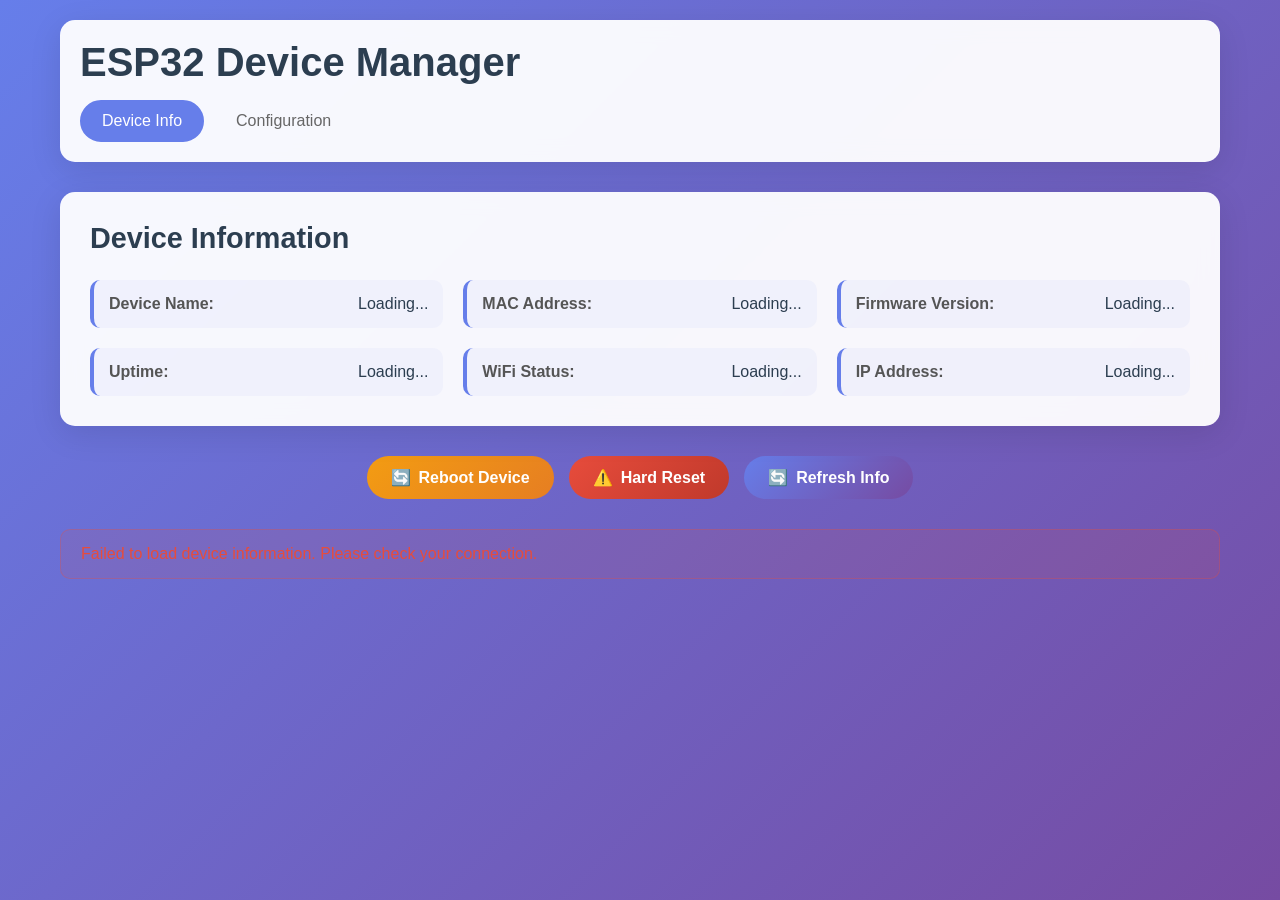
<file: Common/device_common/esp32_rest_api_jwt/data/index.html>
<!DOCTYPE html>
<html lang="en">
<head>
    <meta charset="UTF-8">
    <meta name="viewport" content="width=device-width, initial-scale=1.0">
    <title>ESP32 Device Manager</title>
    <link rel="stylesheet" href="styles.css">
</head>

<body>
    <div class="container">
        <header>
            <h1>ESP32 Device Manager</h1>
            <nav>
                <a href="index.html" class="active">Device Info</a>
                <a href="config.html">Configuration</a>
            </nav>
        </header>

        <main>
            <div class="device-info-card">
                <h2>Device Information</h2>
                <div class="info-grid">
                    <div class="info-item">
                        <label>Device Name:</label>
                        <span id="deviceName">%DEVICENAME%</span>
                    </div>
                    <div class="info-item">
                        <label>MAC Address:</label>
                        <span id="macAddress">%MACADDRESS%</span>
                    </div>
                    <div class="info-item">
                        <label>Firmware Version:</label>
                        <span id="firmwareVersion">%FIRMWAREVERSION%</span>
                    </div>
                    <div class="info-item">
                        <label>Uptime:</label>
                        <span id="uptime"></span>
                    </div>
                    <div class="info-item">
                        <label>WiFi Status:</label>
                        <span id="wifiStatus">Loading...</span>
                    </div>

                    <div class="info-item">
                        <label>IP Address:</label>
                        <span id="ipAddress">%IPADDRESS%</span>
                    </div>
                </div>
            </div>

            <div class="action-buttons">
                <button id="rebootBtn" class="btn btn-warning">
                    <span class="icon">🔄</span>
                    Reboot Device
                </button>
                <button id="hardResetBtn" class="btn btn-danger">
                    <span class="icon">⚠️</span>
                    Hard Reset
                </button>
                <button id="refreshBtn" class="btn btn-primary">
                    <span class="icon">🔄</span>
                    Refresh Info
                </button>
            </div>

            <div id="statusMessage" class="status-message"></div>
        </main>
    </div>

    <!-- Confirmation Modal for Hard Reset -->
    <div id="hardResetModal" class="modal">
        <div class="modal-content">
            <h3>⚠️ Hard Reset Confirmation</h3>
            <p>This will erase all configuration data and reset the device to factory defaults. This action cannot be undone.</p>
            <p><strong>Are you sure you want to proceed?</strong></p>
            <div class="modal-buttons">
                <button id="confirmHardReset" class="btn btn-danger">Yes, Hard Reset</button>
                <button id="cancelHardReset" class="btn btn-secondary">Cancel</button>
            </div>
        </div>
    </div>
</body>

<script src="device-info.js"></script>
<script>
        // Uptime formatting function (copied from device-info.js)
        function formatUptime(seconds) {
            if (!seconds || seconds <= 0) return 'Unknown';
            
            const days = Math.floor(seconds / 86400);
            const hours = Math.floor((seconds ) / 3600);
            const minutes = Math.floor((seconds) / 60);
            const secs = seconds % 60;

            if (days > 0) {
                return `${days}d ${hours}h ${minutes}m ${secs}s`;
            } else if (hours > 0) {
                return `${hours}h ${minutes}m ${secs}s`;
            } else if (minutes > 0) {
                return `${minutes}m ${secs}s`;
            } else {
                return `${secs}s`;
            }
        }



        function init(){
            DeviceManager.init();

            // Populate device information fields
            document.getElementById('uptime').textContent = formatUptime(100000000);
        
            // Show success message
                const statusElement = document.getElementById('statusMessage');
                statusElement.textContent = 'Device information loaded from URL parameters.';
                statusElement.className = 'status-message success';
                
                // Hide success message after 3 seconds
                setTimeout(() => {
                    statusElement.className = 'status-message';
                }, 3000);
        }

        if (document.readyState === 'complete') {
        init();
        } else {
        window.addEventListener('load', init);
        }
    </script>
   
</html>
</file>
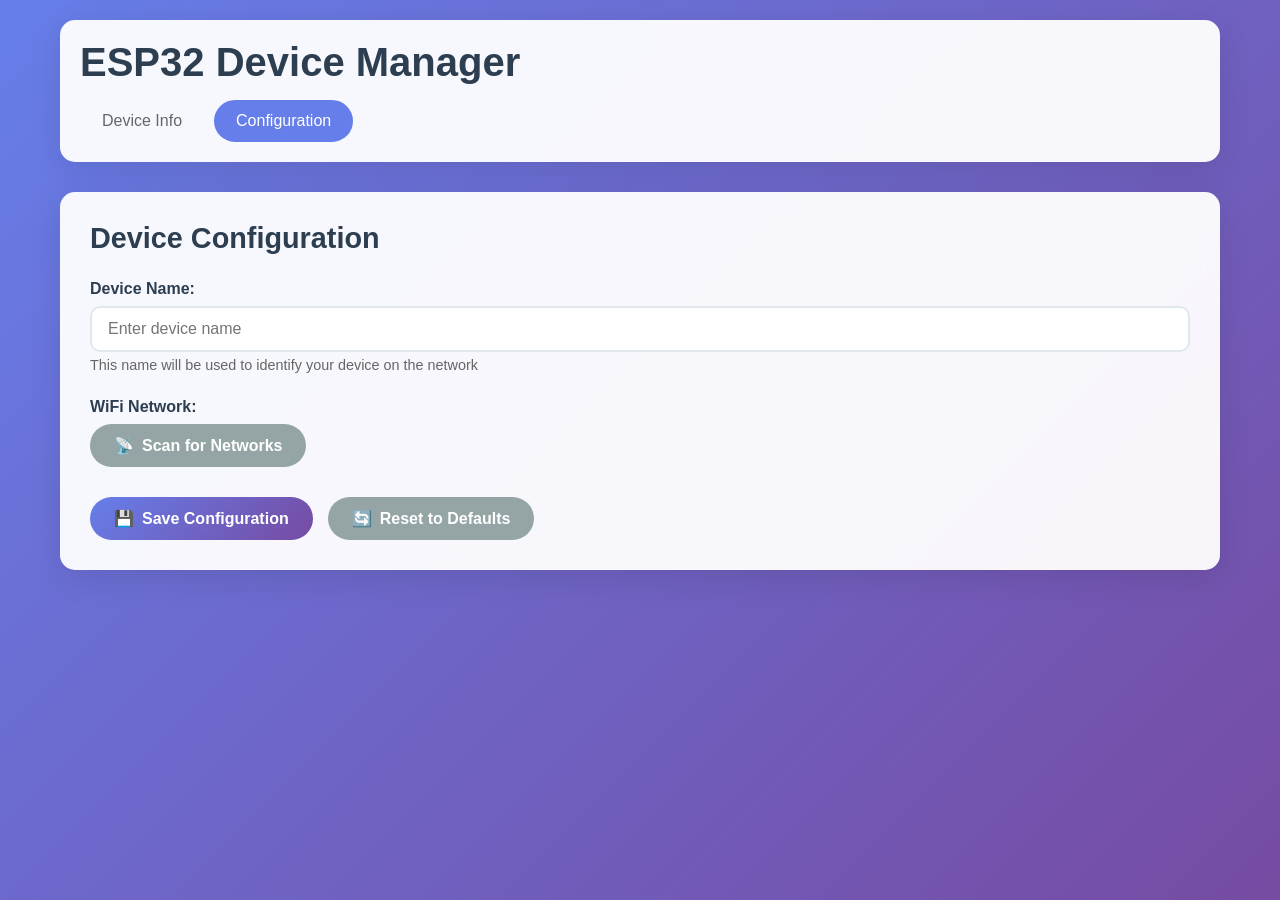
<file: Common/device_common/esp32_rest_api_jwt/data/config.html>
<!DOCTYPE html>
<html lang="en">
<head>
    <meta charset="UTF-8">
    <meta name="viewport" content="width=device-width, initial-scale=1.0">
    <title>ESP32 Configuration - Device Manager</title>
    <link rel="stylesheet" href="styles.css">
</head>
<body>
    <div class="container">
        <header>
            <h1>ESP32 Device Manager</h1>
            <nav>
                <a href="index.html">Device Info</a>
                <a href="config.html" class="active">Configuration</a>
            </nav>
        </header>

        <main>
            <div class="config-card">
                <h2>Device Configuration</h2>
                
                <form id="configForm">
                    <div class="form-group">
                        <label for="deviceName">Device Name:</label>
                        <input type="text" id="deviceName" name="deviceName" placeholder="Enter device name" required>
                        <small>This name will be used to identify your device on the network</small>
                    </div>

                    <div class="form-group" id="wifiNetworksGroup" style="display: none;">
                        <select id="wifiNetwork" name="wifiNetwork" required>
                            <option value="">Select a WiFi network...</option>
                        </select>
                    </div>
                    
                    <div class="form-group" id="wifiPasswordGroup" style="display: none;">
                        <label for="wifiPassword">WiFi Password:</label>
                        <input type="password" id="wifiPassword" name="wifiPassword" placeholder="Enter WiFi password">
                        <small>Leave empty if the network is open</small>
                    </div>

                    <div class="form-group">
                        <label for="wifiScanBtn">WiFi Network:</label>
                        <div class="wifi-section">
                            <button type="button" id="wifiScanBtn" class="btn btn-secondary">
                                <span class="icon">📡</span>
                                Scan for Networks
                            </button>
                            <div id="wifiStatus" class="wifi-status"></div>
                        </div>
                    </div>

                    <div class="form-actions">
                        <button type="submit" id="saveConfigBtn" class="btn btn-primary">
                            <span class="icon">💾</span>
                            Save Configuration
                        </button>
                        <button type="button" id="resetConfigBtn" class="btn btn-secondary">
                            <span class="icon">🔄</span>
                            Reset to Defaults
                        </button>
                    </div>
                </form>
            </div>

            <div id="statusMessage" class="status-message"></div>
        </main>
    </div>

    <!-- Loading Modal -->
    <div id="loadingModal" class="modal">
        <div class="modal-content">
            <div class="loading-spinner"></div>
            <p id="loadingText">Scanning for WiFi networks...</p>
        </div>
    </div>

    <script>
  

    var ssids = [];

       (() => {
        // Helpers


            const els = {
                form: document.getElementById('configForm'),
                deviceName: document.getElementById('deviceName'),
                wifiScanBtn: document.getElementById('wifiScanBtn'),
                wifiStatus: document.getElementById('wifiStatus'),
                wifiNetworksGroup: document.getElementById('wifiNetworksGroup'),
                wifiNetwork: document.getElementById('wifiNetwork'),
                wifiPasswordGroup: document.getElementById('wifiPasswordGroup'),
                wifiPassword: document.getElementById('wifiPassword'),
                saveBtn: document.getElementById('saveConfigBtn'),
                resetBtn: document.getElementById('resetConfigBtn'),
                statusMessage: document.getElementById('statusMessage'),
                modal: document.getElementById('loadingModal'),
                loadingText: document.getElementById('loadingText')
            };

            const show = (el) => el.style.display = '';
            const hide = (el) => el.style.display = 'none';
            const enable = (el) => el.disabled = false;
            const disable = (el) => el.disabled = true;
            const openModal = (msg) => { els.loadingText.textContent = msg; els.modal.style.display = 'flex'; };
            const closeModal = () => { els.modal.style.display = 'none'; };
            const setStatus = (msg, type='info') => {
                els.statusMessage.textContent = msg;
                els.statusMessage.className = `status-message ${type}`;
            };

            

            // Initial state
            hide(els.wifiNetworksGroup);
            hide(els.wifiPasswordGroup);
            disable(els.wifiNetwork); // avoid required issues while hidden
            els.wifiNetwork.required = false;

            // If inline ssids present, pre-populate
            if (Array.isArray(window.ssids) && window.ssids.length) {
                populateNetworks(window.ssids);
                setStatus(`Found ${window.ssids.length} networks (cached).`, 'info');
            }

            
            function isOpen(enctype) {
                const e = (enctype || '').toUpperCase();
                return e === 'OPEN' || e === 'NONE' || e === 'UNKNOWN';
            }

            function rssiToBars(rssi) {
                if (rssi >= -50) return 4;
                if (rssi >= -60) return 3;
                if (rssi >= -70) return 2;
                if (rssi >= -80) return 1;
                return 0;
            }

            function togglePasswordBySelection() {
                const sel = els.wifiNetwork.options[els.wifiNetwork.selectedIndex];
                const enctype = sel ? (sel.dataset.enctype || '') : '';
                if (isOpen(enctype) || !els.wifiNetwork.value) {
                hide(els.wifiPasswordGroup);
                els.wifiPassword.value = '';
                els.wifiPassword.required = false;
                } else {
                show(els.wifiPasswordGroup);
                els.wifiPassword.required = true;
                }
            }

            // Populate networks
            function populateNetworks(list) {
                // sort by signal strength desc, then uniq by ssid
                const seen = new Set();
                const sorted = list
                .slice()
                .sort((a, b) => (b.rssi ?? -999) - (a.rssi ?? -999))
                .filter(x => {
                    if (!x || !x.ssid) return false;
                    if (seen.has(x.ssid)) return false;
                    seen.add(x.ssid);
                    return true;
                });

                // Clear existing
                els.wifiNetwork.innerHTML = '';
                const placeholder = document.createElement('option');
                placeholder.value = '';
                placeholder.textContent = 'Select a WiFi network...';
                els.wifiNetwork.appendChild(placeholder);

                for (const net of sorted) {
                const opt = document.createElement('option');
                opt.value = net.ssid;
                const bars = '▁▂▃▄'.slice(0, rssiToBars(net.rssi)).padEnd(4, '·');
                const lock = isOpen(net.enctype) ? '🟢 Open' : '🔒 Secured';
                // Use textContent to avoid XSS from malicious SSIDs
                opt.textContent = `${net.ssid}  (${bars}  ${net.rssi ?? '?'} dBm, ${lock})`;
                opt.dataset.enctype = net.enctype || '';
                els.wifiNetwork.appendChild(opt);
                }

                show(els.wifiNetworksGroup);
                enable(els.wifiNetwork);
                // required only when visible
                els.wifiNetwork.required = true;
            }

            els.wifiScanBtn.addEventListener('click', async () => {
                openModal('Scanning for WiFi networks...');
                setStatus('');

                try{
                    const res = await fetch('http://192.168.4.1/api/wifi/scan', { method: 'GET'});
                    if (!res.ok) throw new Error(`Scan failed (${res.status})`);
                    const data = await res.json();
                    console.log(data);
                    populateNetworks(data);
                    setStatus(`Found ${data.length} networks.`, 'success');
                } 
                catch(err)
                {
                    setStatus(`Scan error: ${err.message}`, 'error');
                } 
                finally
                {
                    closeModal();
                }
            });

            els.wifiNetwork.addEventListener('change', togglePasswordBySelection);

            els.resetBtn.addEventListener('click', async() => {
                if (!confirm('Boot device to current configuration?')) return;
                try {
                    disable(els.saveBtn);
                    disable(els.resetBtn);

                    setStatus('Booting device...', 'info');
                    const res = await fetch('http://192.168.4.1/api/reset/soft', { method: 'POST' });

                    if (!res.ok) throw new Error(`Boot failed (${res.status})`);
                    setStatus('Booting device. This may take a few seconds.', 'success');
                } catch (err) {
                    setStatus(`Boot error: ${err.message}`, 'error');
                } finally {
                    enable(els.saveBtn);
                    enable(els.resetBtn);
                }
            });

            els.resetBtn.addEventListener('click', async () => {
                if (!confirm('Reset configuration to device defaults?')) return;
                try {
                    disable(els.saveBtn);
                    disable(els.resetBtn);
                    setStatus('Resetting to defaults...', 'info');
                    const res = await fetch('/config/reset', { method: 'POST' });

                    if (!res.ok) throw new Error(`Reset failed (${res.status})`);
                    setStatus('Configuration reset. Device may reboot.', 'success');
                } catch (err) {
                    setStatus(`Reset error: ${err.message}`, 'error');
                } finally {
                    enable(els.saveBtn);
                }
            });

            els.form.addEventListener('submit', async (e) => {
                e.preventDefault();
                try {
                disable(els.saveBtn);
                setStatus('Saving configuration...', 'info');

                const payload = {
                    deviceName: els.deviceName.value.trim(),
                    ssid: els.wifiNetwork.value || null,
                    password: els.wifiPassword.value || null
                };

                const res = await fetch('/config', {
                    method: 'POST',
                    headers: { 'Content-Type': 'application/json' },
                    body: JSON.stringify(payload)
                });
                if (!res.ok) throw new Error(`Save failed (${res.status})`);

                const result = await res.json().catch(() => ({}));
                setStatus(result.message || 'Configuration saved. Device may reboot/apply settings.', 'success');
                } catch (err) {
                setStatus(`Save error: ${err.message}`, 'error');
                } finally {
                enable(els.saveBtn);
                }
            });
        })();

    </script>
</body>
</html>
</file>
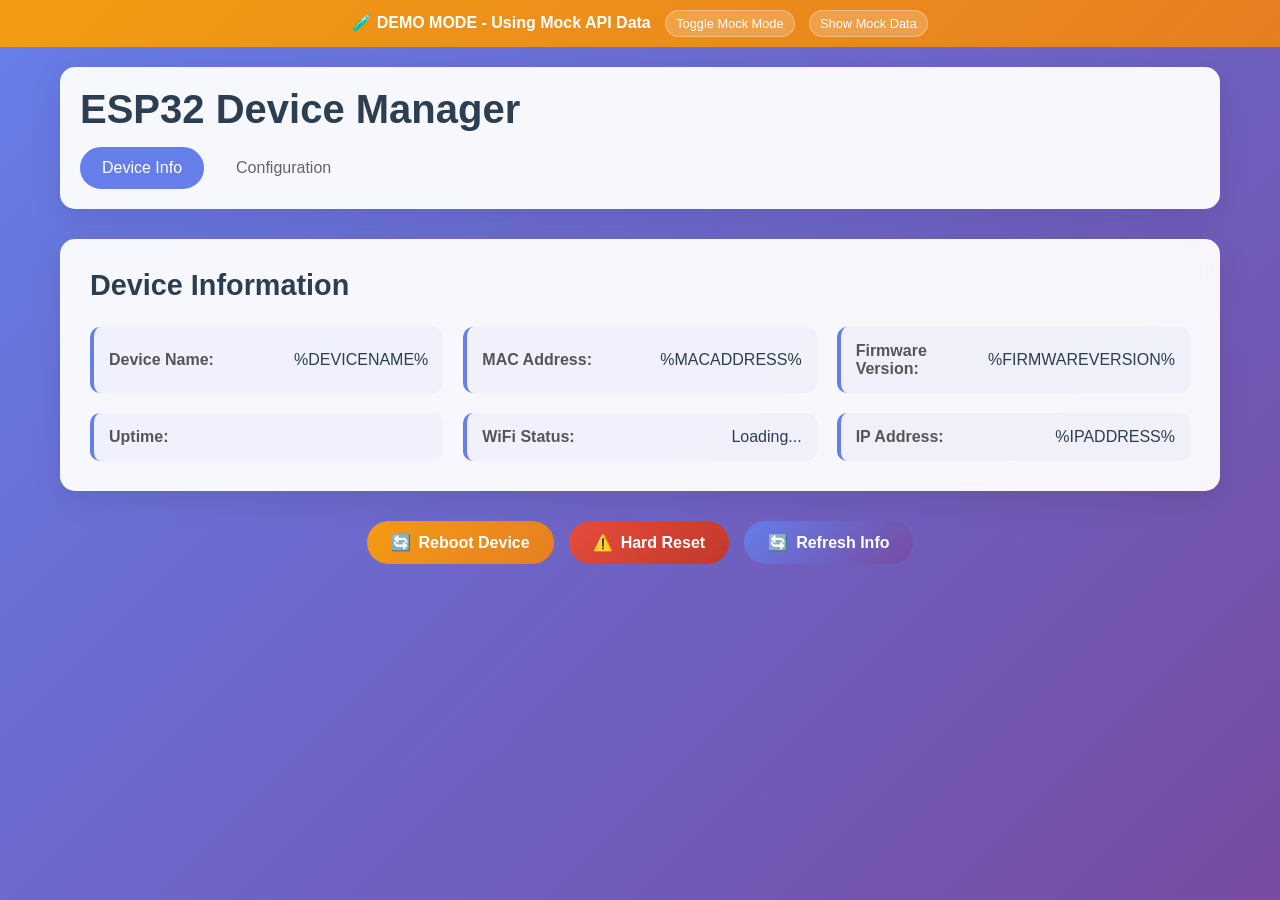
<file: Common/device_common/esp32_rest_api_jwt/data/demo.html>
<!DOCTYPE html>
<html lang="en">
<head>
    <meta charset="UTF-8">
    <meta name="viewport" content="width=device-width, initial-scale=1.0">
    <title>ESP32 Device Manager - Demo Mode</title>
    <link rel="stylesheet" href="styles.css">
    <style>
        .demo-banner {
            background: linear-gradient(135deg, #f39c12 0%, #e67e22 100%);
            color: white;
            text-align: center;
            padding: 10px;
            font-weight: 600;
            position: sticky;
            top: 0;
            z-index: 1001;
        }
        
        .demo-banner button {
            background: rgba(255, 255, 255, 0.2);
            border: 1px solid rgba(255, 255, 255, 0.3);
            color: white;
            padding: 5px 10px;
            border-radius: 15px;
            margin-left: 10px;
            cursor: pointer;
            font-size: 0.8rem;
        }
        
        .demo-banner button:hover {
            background: rgba(255, 255, 255, 0.3);
        }
    </style>
</head>
<body>
    <div class="demo-banner">
        🧪 DEMO MODE - Using Mock API Data
        <button onclick="toggleMockMode()">Toggle Mock Mode</button>
        <button onclick="showMockData()">Show Mock Data</button>
    </div>

    <div class="container">
        <header>
            <h1>ESP32 Device Manager</h1>
            <nav>
                <a href="#" onclick="showDeviceInfo()" class="active">Device Info</a>
                <a href="#" onclick="showConfig()">Configuration</a>
            </nav>
        </header>

        <main id="mainContent">
            <!-- Content will be loaded dynamically -->
        </main>
    </div>

    <script>
        // Mock API implementation for demo
        class MockAPI {
            static async fetch(url, options = {}) {
                console.log(`Mock API call: ${options.method || 'GET'} ${url}`);
                
                // Simulate network delay
                await new Promise(resolve => setTimeout(resolve, 500 + Math.random() * 1000));
                
                // Route to appropriate mock handler
                if (url === '/api/device/info') {
                    return this.mockDeviceInfo();
                } else if (url === '/api/device/reboot') {
                    return this.mockReboot();
                } else if (url === '/api/device/hard-reset') {
                    return this.mockHardReset();
                } else if (url === '/api/config/current') {
                    return this.mockCurrentConfig();
                } else if (url === '/api/wifi/scan') {
                    return this.mockWiFiScan();
                } else if (url === '/api/config/save') {
                    return this.mockSaveConfig(JSON.parse(options.body));
                } else if (url === '/api/config/reset') {
                    return this.mockResetConfig();
                }
                
                throw new Error(`Mock API endpoint not found: ${url}`);
            }
            
            static async mockDeviceInfo() {
                return {
                    deviceName: 'ESP32-Demo-Device',
                    macAddress: '24:6F:28:8B:7A:3C',
                    firmwareVersion: 'v1.2.3-demo',
                    uptime: Math.floor(Math.random() * 86400) + 3600, // Random uptime
                    wifiStatus: 'Connected',
                    ipAddress: '192.168.1.100'
                };
            }
            
            static async mockReboot() {
                return { success: true, message: 'Device rebooting (demo)' };
            }
            
            static async mockHardReset() {
                return { success: true, message: 'Hard reset completed (demo)' };
            }
            
            static async mockCurrentConfig() {
                return {
                    deviceName: 'ESP32-Demo-Device',
                    wifiSSID: 'DemoWiFi',
                    wifiPassword: ''
                };
            }
            
            static async mockWiFiScan() {
                const networks = [
                    { ssid: 'DemoWiFi', rssi: -45, encrypted: true },
                    { ssid: 'NeighborWiFi', rssi: -67, encrypted: true },
                    { ssid: 'OpenNetwork', rssi: -72, encrypted: false },
                    { ssid: 'OfficeWiFi', rssi: -55, encrypted: true },
                    { ssid: 'GuestNetwork', rssi: -78, encrypted: false },
                    { ssid: 'TestNetwork', rssi: -82, encrypted: true }
                ];
                
                // Shuffle networks for demo
                for (let i = networks.length - 1; i > 0; i--) {
                    const j = Math.floor(Math.random() * (i + 1));
                    [networks[i], networks[j]] = [networks[j], networks[i]];
                }
                
                return { networks };
            }
            
            static async mockSaveConfig(config) {
                console.log('Saving config (demo):', config);
                return { success: true, message: 'Configuration saved successfully (demo)' };
            }
            
            static async mockResetConfig() {
                return { success: true, message: 'Configuration reset successfully (demo)' };
            }
        }
        
        // Override fetch to use mock API
        const originalFetch = window.fetch;
        let mockModeEnabled = true;
        
        window.fetch = function(url, options = {}) {
            if (mockModeEnabled && url.startsWith('/api/')) {
                return MockAPI.fetch(url, options);
            }
            return originalFetch(url, options);
        };
        
        // Demo controls
        function toggleMockMode() {
            mockModeEnabled = !mockModeEnabled;
            const banner = document.querySelector('.demo-banner');
            if (mockModeEnabled) {
                banner.innerHTML = '🧪 DEMO MODE - Using Mock API Data <button onclick="toggleMockMode()">Toggle Mock Mode</button> <button onclick="showMockData()">Show Mock Data</button>';
            } else {
                banner.innerHTML = '🔌 REAL MODE - Using Real API <button onclick="toggleMockMode()">Toggle Mock Mode</button> <button onclick="showMockData()">Show Mock Data</button>';
            }
        }
        
        function showMockData() {
            alert('Mock data is being used for all API calls. Check the browser console for details.');
        }
        
        // Navigation
        function showDeviceInfo() {
            document.querySelectorAll('nav a').forEach(a => a.classList.remove('active'));
            event.target.classList.add('active');
            loadDeviceInfoPage();
        }
        
        function showConfig() {
            document.querySelectorAll('nav a').forEach(a => a.classList.remove('active'));
            event.target.classList.add('active');
            loadConfigPage();
        }
        
        function loadDeviceInfoPage() {
            fetch('index.html')
                .then(response => response.text())
                .then(html => {
                    // Extract main content
                    const parser = new DOMParser();
                    const doc = parser.parseFromString(html, 'text/html');
                    const mainContent = doc.querySelector('main');
                    document.getElementById('mainContent').innerHTML = mainContent.innerHTML;
                    
                    // Load device info script
                    loadScript('device-info.js');
                });
        }
        
        function loadConfigPage() {
            fetch('config.html')
                .then(response => response.text())
                .then(html => {
                    // Extract main content
                    const parser = new DOMParser();
                    const doc = parser.parseFromString(html, 'text/html');
                    const mainContent = doc.querySelector('main');
                    document.getElementById('mainContent').innerHTML = mainContent.innerHTML;
                    
                    // Load config script
                    loadScript('config.js');
                });
        }
        
        function loadScript(src) {
            return new Promise((resolve, reject) => {
                const script = document.createElement('script');
                script.src = src;
                script.onload = resolve;
                script.onerror = reject;
                document.head.appendChild(script);
            });
        }
        
        // Load device info page by default
        document.addEventListener('DOMContentLoaded', () => {
            loadDeviceInfoPage();
        });
    </script>
</body>
</html>
</file>
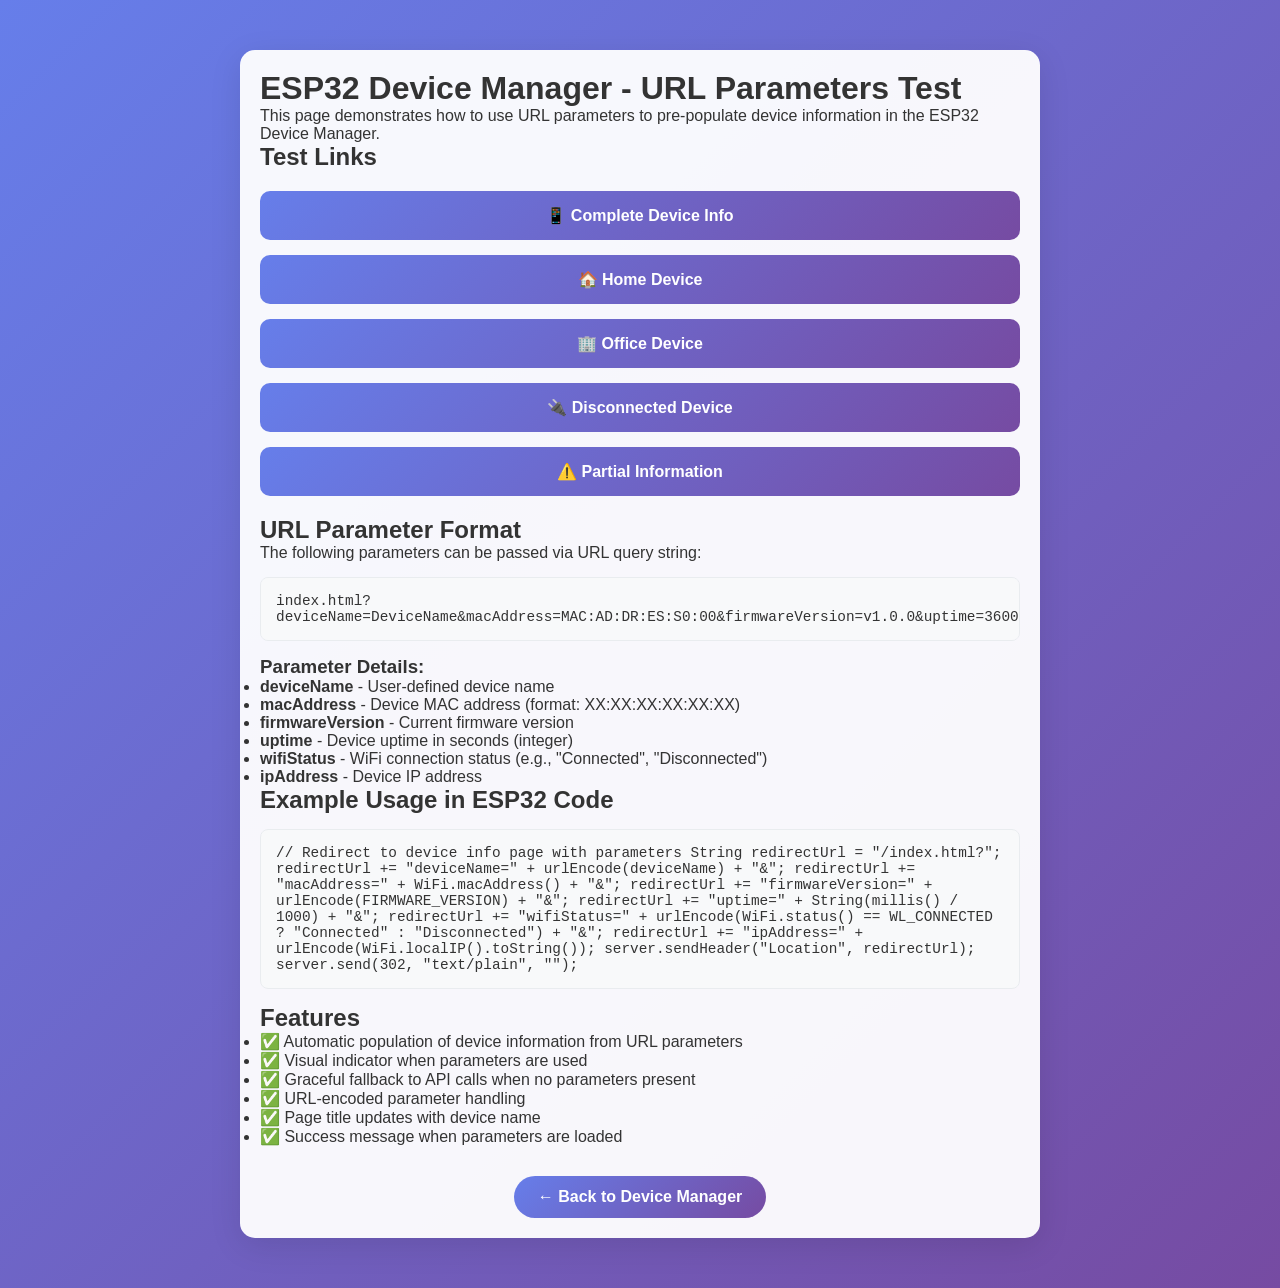
<file: Common/device_common/esp32_rest_api_jwt/data/test-url-params.html>
<!DOCTYPE html>
<html lang="en">
<head>
    <meta charset="UTF-8">
    <meta name="viewport" content="width=device-width, initial-scale=1.0">
    <title>ESP32 URL Parameters Test</title>
    <link rel="stylesheet" href="styles.css">
    <style>
        .test-container {
            max-width: 800px;
            margin: 50px auto;
            padding: 20px;
            background: rgba(255, 255, 255, 0.95);
            border-radius: 15px;
            box-shadow: 0 8px 32px rgba(0, 0, 0, 0.1);
        }
        
        .test-links {
            display: grid;
            gap: 15px;
            margin: 20px 0;
        }
        
        .test-link {
            display: block;
            padding: 15px;
            background: linear-gradient(135deg, #667eea 0%, #764ba2 100%);
            color: white;
            text-decoration: none;
            border-radius: 10px;
            text-align: center;
            font-weight: 600;
            transition: transform 0.3s ease;
        }
        
        .test-link:hover {
            transform: translateY(-2px);
        }
        
        .code-example {
            background: #f8f9fa;
            border: 1px solid #e9ecef;
            border-radius: 8px;
            padding: 15px;
            margin: 15px 0;
            font-family: 'Courier New', monospace;
            font-size: 0.9rem;
            overflow-x: auto;
        }
    </style>
</head>
<body>
    <div class="test-container">
        <h1>ESP32 Device Manager - URL Parameters Test</h1>
        <p>This page demonstrates how to use URL parameters to pre-populate device information in the ESP32 Device Manager.</p>
        
        <h2>Test Links</h2>
        <div class="test-links">
            <a href="index.html?deviceName=ESP32-Test-Device&macAddress=24:6F:28:8B:7A:3C&firmwareVersion=v1.2.3&uptime=3600&wifiStatus=Connected&ipAddress=192.168.1.100" class="test-link">
                📱 Complete Device Info
            </a>
            
            <a href="index.html?deviceName=MyESP32&macAddress=AA:BB:CC:DD:EE:FF&firmwareVersion=v2.0.1&uptime=86400&wifiStatus=Connected&ipAddress=10.0.0.50" class="test-link">
                🏠 Home Device
            </a>
            
            <a href="index.html?deviceName=Office-ESP32&macAddress=11:22:33:44:55:66&firmwareVersion=v1.5.0&uptime=172800&wifiStatus=Connected&ipAddress=192.168.0.200" class="test-link">
                🏢 Office Device
            </a>
            
            <a href="index.html?deviceName=Test-Device&macAddress=99:88:77:66:55:44&firmwareVersion=v0.9.1&uptime=0&wifiStatus=Disconnected&ipAddress=Not%20connected" class="test-link">
                🔌 Disconnected Device
            </a>
            
            <a href="index.html?deviceName=Partial-Info&macAddress=12:34:56:78:9A:BC" class="test-link">
                ⚠️ Partial Information
            </a>
        </div>
        
        <h2>URL Parameter Format</h2>
        <p>The following parameters can be passed via URL query string:</p>
        
        <div class="code-example">
index.html?deviceName=DeviceName&macAddress=MAC:AD:DR:ES:S0:00&firmwareVersion=v1.0.0&uptime=3600&wifiStatus=Connected&ipAddress=192.168.1.100
        </div>
        
        <h3>Parameter Details:</h3>
        <ul>
            <li><strong>deviceName</strong> - User-defined device name</li>
            <li><strong>macAddress</strong> - Device MAC address (format: XX:XX:XX:XX:XX:XX)</li>
            <li><strong>firmwareVersion</strong> - Current firmware version</li>
            <li><strong>uptime</strong> - Device uptime in seconds (integer)</li>
            <li><strong>wifiStatus</strong> - WiFi connection status (e.g., "Connected", "Disconnected")</li>
            <li><strong>ipAddress</strong> - Device IP address</li>
        </ul>
        
        <h2>Example Usage in ESP32 Code</h2>
        <div class="code-example">
// Redirect to device info page with parameters
String redirectUrl = "/index.html?";
redirectUrl += "deviceName=" + urlEncode(deviceName) + "&";
redirectUrl += "macAddress=" + WiFi.macAddress() + "&";
redirectUrl += "firmwareVersion=" + urlEncode(FIRMWARE_VERSION) + "&";
redirectUrl += "uptime=" + String(millis() / 1000) + "&";
redirectUrl += "wifiStatus=" + urlEncode(WiFi.status() == WL_CONNECTED ? "Connected" : "Disconnected") + "&";
redirectUrl += "ipAddress=" + urlEncode(WiFi.localIP().toString());

server.sendHeader("Location", redirectUrl);
server.send(302, "text/plain", "");
        </div>
        
        <h2>Features</h2>
        <ul>
            <li>✅ Automatic population of device information from URL parameters</li>
            <li>✅ Visual indicator when parameters are used</li>
            <li>✅ Graceful fallback to API calls when no parameters present</li>
            <li>✅ URL-encoded parameter handling</li>
            <li>✅ Page title updates with device name</li>
            <li>✅ Success message when parameters are loaded</li>
        </ul>
        
        <div style="text-align: center; margin-top: 30px;">
            <a href="index.html" class="btn btn-primary">← Back to Device Manager</a>
        </div>
    </div>
</body>
</html>
</file>
<file: Common/device_common/esp32_rest_api_jwt/data/styles.css>
/* Reset and base styles */
* {
    margin: 0;
    padding: 0;
    box-sizing: border-box;
}

body {
    font-family: -apple-system, BlinkMacSystemFont, 'Segoe UI', Roboto, Oxygen, Ubuntu, Cantarell, sans-serif;
    background: linear-gradient(135deg, #667eea 0%, #764ba2 100%);
    min-height: 100vh;
    color: #333;
}

.container {
    max-width: 1200px;
    margin: 0 auto;
    padding: 20px;
}

/* Header styles */
header {
    background: rgba(255, 255, 255, 0.95);
    backdrop-filter: blur(10px);
    border-radius: 15px;
    padding: 20px;
    margin-bottom: 30px;
    box-shadow: 0 8px 32px rgba(0, 0, 0, 0.1);
}

header h1 {
    color: #2c3e50;
    margin-bottom: 15px;
    font-size: 2.5rem;
    font-weight: 700;
}

nav {
    display: flex;
    gap: 10px;
}

nav a {
    text-decoration: none;
    padding: 10px 20px;
    border-radius: 25px;
    color: #666;
    font-weight: 500;
    transition: all 0.3s ease;
    border: 2px solid transparent;
}

nav a:hover {
    background: rgba(102, 126, 234, 0.1);
    color: #667eea;
}

nav a.active {
    background: #667eea;
    color: white;
    border-color: #667eea;
}

/* Card styles */
.device-info-card,
.config-card {
    background: rgba(255, 255, 255, 0.95);
    backdrop-filter: blur(10px);
    border-radius: 15px;
    padding: 30px;
    margin-bottom: 30px;
    box-shadow: 0 8px 32px rgba(0, 0, 0, 0.1);
}

.device-info-card h2,
.config-card h2 {
    color: #2c3e50;
    margin-bottom: 25px;
    font-size: 1.8rem;
    font-weight: 600;
}

/* Info grid */
.info-grid {
    display: grid;
    grid-template-columns: repeat(auto-fit, minmax(300px, 1fr));
    gap: 20px;
}

.info-item {
    display: flex;
    justify-content: space-between;
    align-items: center;
    padding: 15px;
    background: rgba(102, 126, 234, 0.05);
    border-radius: 10px;
    border-left: 4px solid #667eea;
}

.info-item label {
    font-weight: 600;
    color: #555;
}

.info-item span {
    color: #2c3e50;
    font-weight: 500;
}

/* Button styles */
.btn {
    display: inline-flex;
    align-items: center;
    gap: 8px;
    padding: 12px 24px;
    border: none;
    border-radius: 25px;
    font-size: 1rem;
    font-weight: 600;
    cursor: pointer;
    transition: all 0.3s ease;
    text-decoration: none;
    min-width: 140px;
    justify-content: center;
}

.btn:hover {
    transform: translateY(-2px);
    box-shadow: 0 5px 15px rgba(0, 0, 0, 0.2);
}

.btn:active {
    transform: translateY(0);
}

.btn-primary {
    background: linear-gradient(135deg, #667eea 0%, #764ba2 100%);
    color: white;
}

.btn-secondary {
    background: #95a5a6;
    color: white;
}

.btn-warning {
    background: linear-gradient(135deg, #f39c12 0%, #e67e22 100%);
    color: white;
}

.btn-danger {
    background: linear-gradient(135deg, #e74c3c 0%, #c0392b 100%);
    color: white;
}

.btn:disabled {
    opacity: 0.6;
    cursor: not-allowed;
    transform: none;
}

/* Action buttons */
.action-buttons {
    display: flex;
    gap: 15px;
    flex-wrap: wrap;
    justify-content: center;
    margin-bottom: 30px;
}

/* Form styles */
.form-group {
    margin-bottom: 25px;
}

.form-group label {
    display: block;
    margin-bottom: 8px;
    font-weight: 600;
    color: #2c3e50;
}

.form-group input,
.form-group select {
    width: 100%;
    padding: 12px 16px;
    border: 2px solid #e1e8ed;
    border-radius: 10px;
    font-size: 1rem;
    transition: border-color 0.3s ease;
    background: white;
}

.form-group input:focus,
.form-group select:focus {
    outline: none;
    border-color: #667eea;
    box-shadow: 0 0 0 3px rgba(102, 126, 234, 0.1);
}

.form-group small {
    display: block;
    margin-top: 5px;
    color: #666;
    font-size: 0.9rem;
}

.form-actions {
    display: flex;
    gap: 15px;
    flex-wrap: wrap;
    margin-top: 30px;
}

/* WiFi section */
.wifi-section {
    display: flex;
    align-items: center;
    gap: 15px;
    flex-wrap: wrap;
}

.wifi-status {
    font-size: 0.9rem;
    color: #666;
}

/* Status message */
.status-message {
    padding: 15px 20px;
    border-radius: 10px;
    margin-top: 20px;
    font-weight: 500;
    display: none;
}

.status-message.success {
    background: rgba(46, 204, 113, 0.1);
    color: #27ae60;
    border: 1px solid rgba(46, 204, 113, 0.3);
    display: block;
}

.status-message.error {
    background: rgba(231, 76, 60, 0.1);
    color: #e74c3c;
    border: 1px solid rgba(231, 76, 60, 0.3);
    display: block;
}

.status-message.info {
    background: rgba(52, 152, 219, 0.1);
    color: #3498db;
    border: 1px solid rgba(52, 152, 219, 0.3);
    display: block;
}

/* Modal styles */
.modal {
    display: none;
    position: fixed;
    z-index: 1000;
    left: 0;
    top: 0;
    width: 100%;
    height: 100%;
    background-color: rgba(0, 0, 0, 0.5);
    backdrop-filter: blur(5px);
}

.modal-content {
    background: white;
    margin: 15% auto;
    padding: 30px;
    border-radius: 15px;
    width: 90%;
    max-width: 500px;
    text-align: center;
    box-shadow: 0 20px 60px rgba(0, 0, 0, 0.3);
}

.modal-content h3 {
    color: #2c3e50;
    margin-bottom: 15px;
    font-size: 1.5rem;
}

.modal-content p {
    margin-bottom: 20px;
    color: #666;
    line-height: 1.6;
}

.modal-buttons {
    display: flex;
    gap: 15px;
    justify-content: center;
    flex-wrap: wrap;
}

/* Loading spinner */
.loading-spinner {
    width: 40px;
    height: 40px;
    border: 4px solid #f3f3f3;
    border-top: 4px solid #667eea;
    border-radius: 50%;
    animation: spin 1s linear infinite;
    margin: 0 auto 20px;
}

@keyframes spin {
    0% { transform: rotate(0deg); }
    100% { transform: rotate(360deg); }
}

/* Responsive design */
@media (max-width: 768px) {
    .container {
        padding: 15px;
    }
    
    header h1 {
        font-size: 2rem;
    }
    
    .info-grid {
        grid-template-columns: 1fr;
    }
    
    .action-buttons,
    .form-actions {
        flex-direction: column;
    }
    
    .btn {
        width: 100%;
    }
    
    .modal-content {
        margin: 10% auto;
        width: 95%;
        padding: 20px;
    }
    
    .modal-buttons {
        flex-direction: column;
    }
}

@media (max-width: 480px) {
    .info-item {
        flex-direction: column;
        align-items: flex-start;
        gap: 5px;
    }
    
    .wifi-section {
        flex-direction: column;
        align-items: stretch;
    }
}

/* Parameter banner styles */
.parameter-banner {
    background: linear-gradient(135deg, #3498db 0%, #2980b9 100%);
    color: white;
    text-align: center;
    padding: 12px 20px;
    font-weight: 500;
    position: sticky;
    top: 0;
    z-index: 1001;
    display: flex;
    justify-content: space-between;
    align-items: center;
    box-shadow: 0 2px 10px rgba(0, 0, 0, 0.1);
}

.parameter-banner span {
    flex: 1;
}

.parameter-banner .close-btn {
    background: rgba(255, 255, 255, 0.2);
    border: 1px solid rgba(255, 255, 255, 0.3);
    color: white;
    padding: 5px 10px;
    border-radius: 15px;
    cursor: pointer;
    font-size: 1.2rem;
    font-weight: bold;
    margin-left: 15px;
    transition: background-color 0.3s ease;
}

.parameter-banner .close-btn:hover {
    background: rgba(255, 255, 255, 0.3);
}

/* Adjust container padding when banner is present */
.parameter-banner + .container {
    padding-top: 10px;
}
</file>
